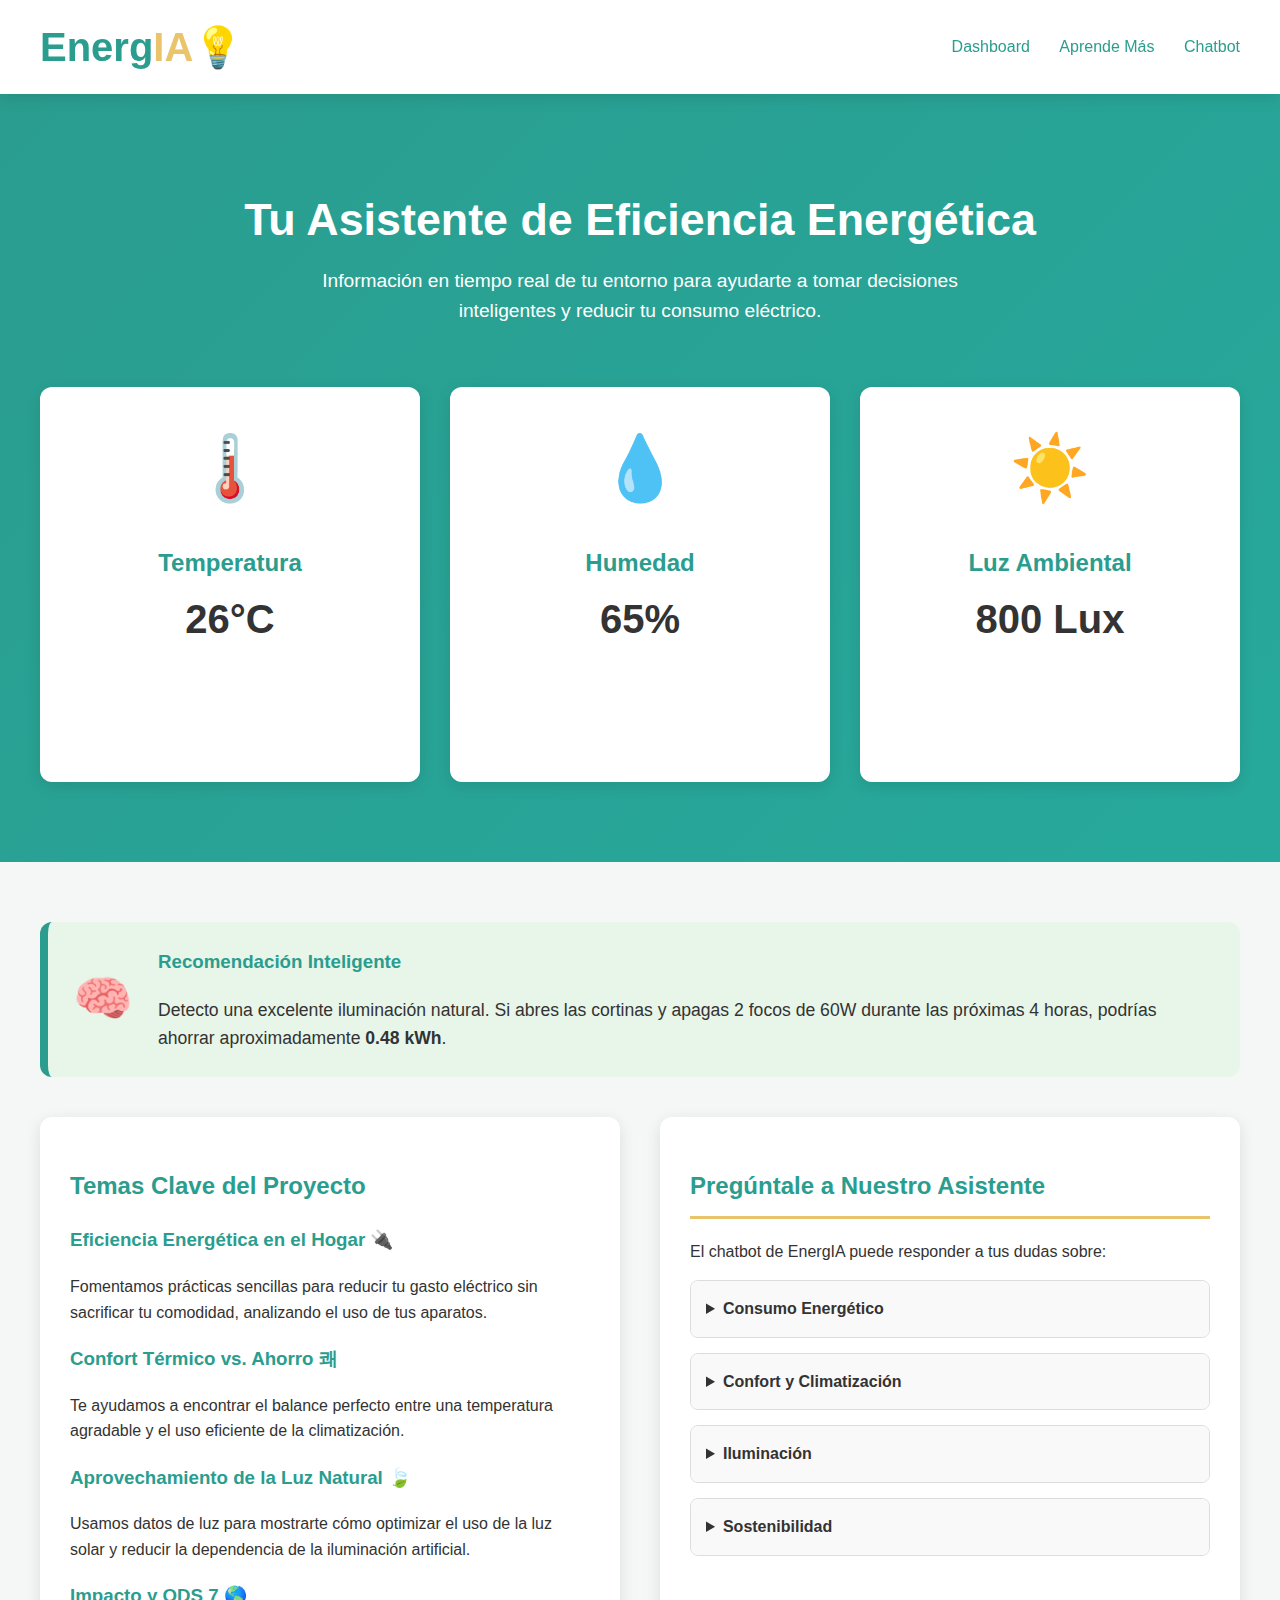
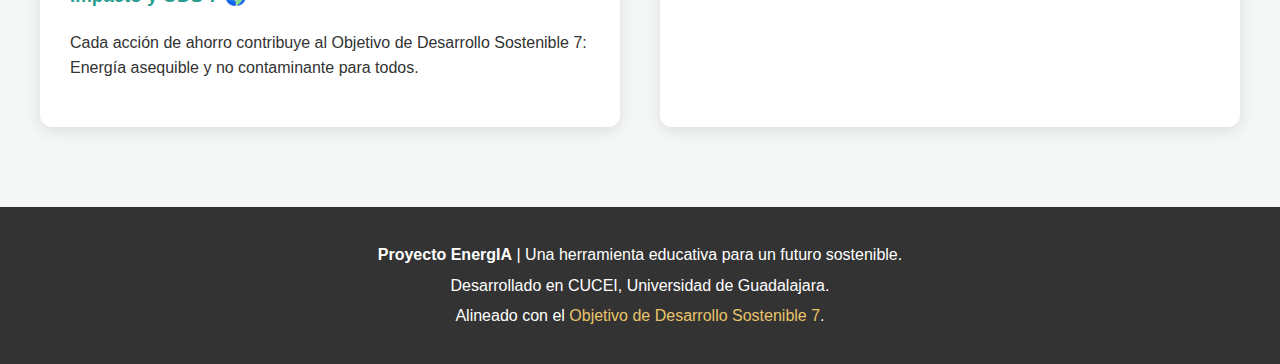
<file: ENERGIA DEMO.html>
<meta name='viewport' content='width=device-width, initial-scale=1'/><!DOCTYPE html>
<html lang="es">
<head>
    <meta charset="UTF-8">
    <meta name="viewport" content="width=device-width, initial-scale=1.0">
    <title>EnergIA - Demo Visual</title>
    <style>
        /* --- Estilos Generales --- */
        :root {
            --color-primario: #2A9D8F; /* Verde azulado */
            --color-secundario: #E9C46A; /* Amarillo */
            --color-fondo: #F4F7F5;
            --color-texto: #333333;
            --color-blanco: #FFFFFF;
            --sombra-suave: 0 4px 15px rgba(0, 0, 0, 0.1);
            --borde-radio: 12px;
        }

        @import url('https://fonts.googleapis.com/css2?family=Poppins:wght@300;400;600;700&display=swap');

        body {
            font-family: 'Poppins', sans-serif;
            margin: 0;
            background-color: var(--color-fondo);
            color: var(--color-texto);
            line-height: 1.6;
        }

        .container {
            max-width: 1200px;
            margin: 0 auto;
            padding: 20px;
        }

        h1, h2, h3 {
            color: var(--color-primario);
            font-weight: 600;
        }

        /* --- Encabezado y Navegación --- */
        header {
            background-color: var(--color-blanco);
            box-shadow: var(--sombra-suave);
            padding: 15px 0;
            position: sticky;
            top: 0;
            z-index: 1000;
        }

        .header-content {
            display: flex;
            justify-content: space-between;
            align-items: center;
            max-width: 1200px;
            margin: 0 auto;
            padding: 0 20px;
        }

        .logo {
            font-size: 2.5em;
            font-weight: 700;
            color: var(--color-primario);
        }

        .logo span {
            color: var(--color-secundario);
        }
        
        nav a {
            color: var(--color-primario);
            text-decoration: none;
            margin-left: 25px;
            font-weight: 400;
            transition: color 0.3s;
        }

        nav a:hover {
            color: var(--color-secundario);
        }

        /* --- Sección Principal: Dashboard de Sensores --- */
        .dashboard {
            text-align: center;
            padding: 60px 20px;
            background: linear-gradient(135deg, var(--color-primario), #26a99c);
        }
        
        .dashboard h1 {
            color: var(--color-blanco);
            font-size: 2.8em;
            margin-bottom: 10px;
        }

        .dashboard p {
            color: var(--color-blanco);
            font-size: 1.2em;
            max-width: 700px;
            margin: 0 auto 40px auto;
        }

        .sensor-grid {
            display: grid;
            grid-template-columns: repeat(auto-fit, minmax(280px, 1fr));
            gap: 30px;
        }

        .sensor-card {
            background-color: var(--color-blanco);
            padding: 30px;
            border-radius: var(--borde-radio);
            box-shadow: var(--sombra-suave);
            text-align: center;
            transition: transform 0.3s, box-shadow 0.3s;
        }

        .sensor-card:hover {
            transform: translateY(-10px);
            box-shadow: 0 8px 25px rgba(0, 0, 0, 0.15);
        }

        .sensor-icon {
            font-size: 4em;
            margin-bottom: 15px;
        }

        .sensor-card h3 {
            margin-bottom: 5px;
            font-size: 1.5em;
        }
        
        .sensor-value {
            font-size: 2.5em;
            font-weight: 700;
            color: var(--color-texto);
        }

        /* --- Sección de Recomendaciones --- */
        .recommendation {
            background-color: #e8f5e9; /* Un verde muy claro */
            border-left: 8px solid var(--color-primario);
            margin: 40px auto;
            padding: 25px;
            border-radius: var(--borde-radio);
            display: flex;
            align-items: center;
            gap: 25px;
        }

        .recommendation-icon {
            font-size: 3em;
            color: var(--color-primario);
        }
        
        .recommendation-text h3 {
            margin-top: 0;
        }

        .recommendation-text p {
            margin-bottom: 0;
            font-size: 1.1em;
        }
        
        /* --- Sección de Temas y Chatbot --- */
        .topics-grid {
             display: grid;
             grid-template-columns: 1fr 1fr;
             gap: 40px;
             margin-top: 40px;
        }

        .topic-card {
            background: var(--color-blanco);
            padding: 30px;
            border-radius: var(--borde-radio);
            box-shadow: var(--sombra-suave);
        }
        
        .chatbot-section h2, .topics-card h2 {
             border-bottom: 3px solid var(--color-secundario);
             padding-bottom: 10px;
             margin-bottom: 20px;
        }
        
        .chatbot-section details {
            margin-bottom: 15px;
            border: 1px solid #ddd;
            border-radius: 8px;
            overflow: hidden;
        }
        
        .chatbot-section summary {
            padding: 15px;
            font-weight: 600;
            background-color: #f9f9f9;
            cursor: pointer;
            outline: none;
        }

        .chatbot-section ul {
            padding: 15px 15px 15px 40px;
            margin: 0;
            background: var(--color-blanco);
        }
        
        .chatbot-section li {
            margin-bottom: 10px;
        }

        /* --- Pie de Página --- */
        footer {
            background-color: var(--color-texto);
            color: var(--color-blanco);
            text-align: center;
            padding: 30px 20px;
            margin-top: 60px;
        }
        
        footer p {
            margin: 5px 0;
        }

        footer a {
            color: var(--color-secundario);
            text-decoration: none;
        }

        /* --- Adaptabilidad (Responsive Design) --- */
        @media (max-width: 768px) {
            .header-content {
                flex-direction: column;
            }
            nav {
                margin-top: 15px;
            }
            .dashboard h1 {
                font-size: 2em;
            }
            .topics-grid {
                grid-template-columns: 1fr;
            }
        }
    </style>
</head>
<body>

    <header>
        <div class="header-content">
            <div class="logo">Energ<span>IA</span>💡</div>
            <nav>
                <a href="#dashboard">Dashboard</a>
                <a href="#temas">Aprende Más</a>
                <a href="#chatbot">Chatbot</a>
            </nav>
        </div>
    </header>

    <main>
        <section id="dashboard" class="dashboard">
            <h1>Tu Asistente de Eficiencia Energética</h1>
            <p>Información en tiempo real de tu entorno para ayudarte a tomar decisiones inteligentes y reducir tu consumo eléctrico.</p>
            <div class="container">
                <div class="sensor-grid">
                    <div class="sensor-card">
                        <div class="sensor-icon">🌡️</div>
                        <h3>Temperatura</h3>
                        <div class="sensor-value">26°C</div>
                        <p>El ambiente es agradable. No es necesario el aire acondicionado.</p>
                    </div>

                    <div class="sensor-card">
                        <div class="sensor-icon">💧</div>
                        <h3>Humedad</h3>
                        <div class="sensor-value">65%</div>
                        <p>La humedad es moderada. Ventilar puede mejorar el confort.</p>
                    </div>

                    <div class="sensor-card">
                        <div class="sensor-icon">☀️</div>
                        <h3>Luz Ambiental</h3>
                        <div class="sensor-value">800 Lux</div>
                        <p>Excelente luz natural. ¡Apaga las luces interiores para ahorrar!</p>
                    </div>
                </div>
            </div>
        </section>

        <div class="container">
            <div class="recommendation">
                <div class="recommendation-icon">🧠</div>
                <div class="recommendation-text">
                    <h3>Recomendación Inteligente</h3>
                    <p>Detecto una excelente iluminación natural. Si abres las cortinas y apagas 2 focos de 60W durante las próximas 4 horas, podrías ahorrar aproximadamente <strong>0.48 kWh</strong>.</p>
                </div>
            </div>

            <div class="topics-grid">
                <div id="temas" class="topic-card">
                    <h2>Temas Clave del Proyecto</h2>
                    <h3>Eficiencia Energética en el Hogar 🔌</h3>
                    <p>Fomentamos prácticas sencillas para reducir tu gasto eléctrico sin sacrificar tu comodidad, analizando el uso de tus aparatos.</p>
                    
                    <h3>Confort Térmico vs. Ahorro 쾌</h3>
                    <p>Te ayudamos a encontrar el balance perfecto entre una temperatura agradable y el uso eficiente de la climatización.</p>

                    <h3>Aprovechamiento de la Luz Natural 🍃</h3>
                    <p>Usamos datos de luz para mostrarte cómo optimizar el uso de la luz solar y reducir la dependencia de la iluminación artificial.</p>

                     <h3>Impacto y ODS 7 🌎</h3>
                    <p>Cada acción de ahorro contribuye al Objetivo de Desarrollo Sostenible 7: Energía asequible y no contaminante para todos.</p>
                </div>

                <div id="chatbot" class="topic-card chatbot-section">
                    <h2>Pregúntale a Nuestro Asistente</h2>
                    <p>El chatbot de EnergIA puede responder a tus dudas sobre:</p>
                    <details>
                        <summary><strong>Consumo Energético</strong></summary>
                        <ul>
                            <li>¿Por qué mi recibo de luz llega tan alto?</li>
                            <li>¿Qué es la tarifa DAC y cómo la evito?</li>
                            <li>¿Qué aparatos consumen más energía?</li>
                        </ul>
                    </details>
                    <details>
                        <summary><strong>Confort y Climatización</strong></summary>
                        <ul>
                            <li>¿Cuál es la temperatura ideal para ahorrar?</li>
                            <li>¿Cuánto gasta un aire acondicionado?</li>
                            <li>¿Cómo influye la humedad en mi consumo?</li>
                        </ul>
                    </details>
                    <details>
                        <summary><strong>Iluminación</strong></summary>
                        <ul>
                            <li>¿Cuándo debo apagar los focos según la luz del día?</li>
                            <li>¿Qué tipo de focos consumen menos?</li>
                            <li>Consejos para aprovechar la luz natural.</li>
                        </ul>
                    </details>
                     <details>
                        <summary><strong>Sostenibilidad</strong></summary>
                        <ul>
                            <li>¿Cómo el ahorro de energía ayuda al planeta?</li>
                            <li>¿Qué es el ODS 7 y cuáles son sus metas?</li>
                            <li>¿Cuánto CO₂ dejo de emitir al ahorrar energía?</li>
                        </ul>
                    </details>
                </div>
            </div>
        </div>
    </main>

    <footer>
        <p><strong>Proyecto EnergIA</strong> | Una herramienta educativa para un futuro sostenible.</p>
        <p>Desarrollado en CUCEI, Universidad de Guadalajara.</p>
        <p>Alineado con el <a href="https://www.un.org/sustainabledevelopment/es/energy/" target="_blank">Objetivo de Desarrollo Sostenible 7</a>.</p>
    </footer>

</body>
</html>
</file>
